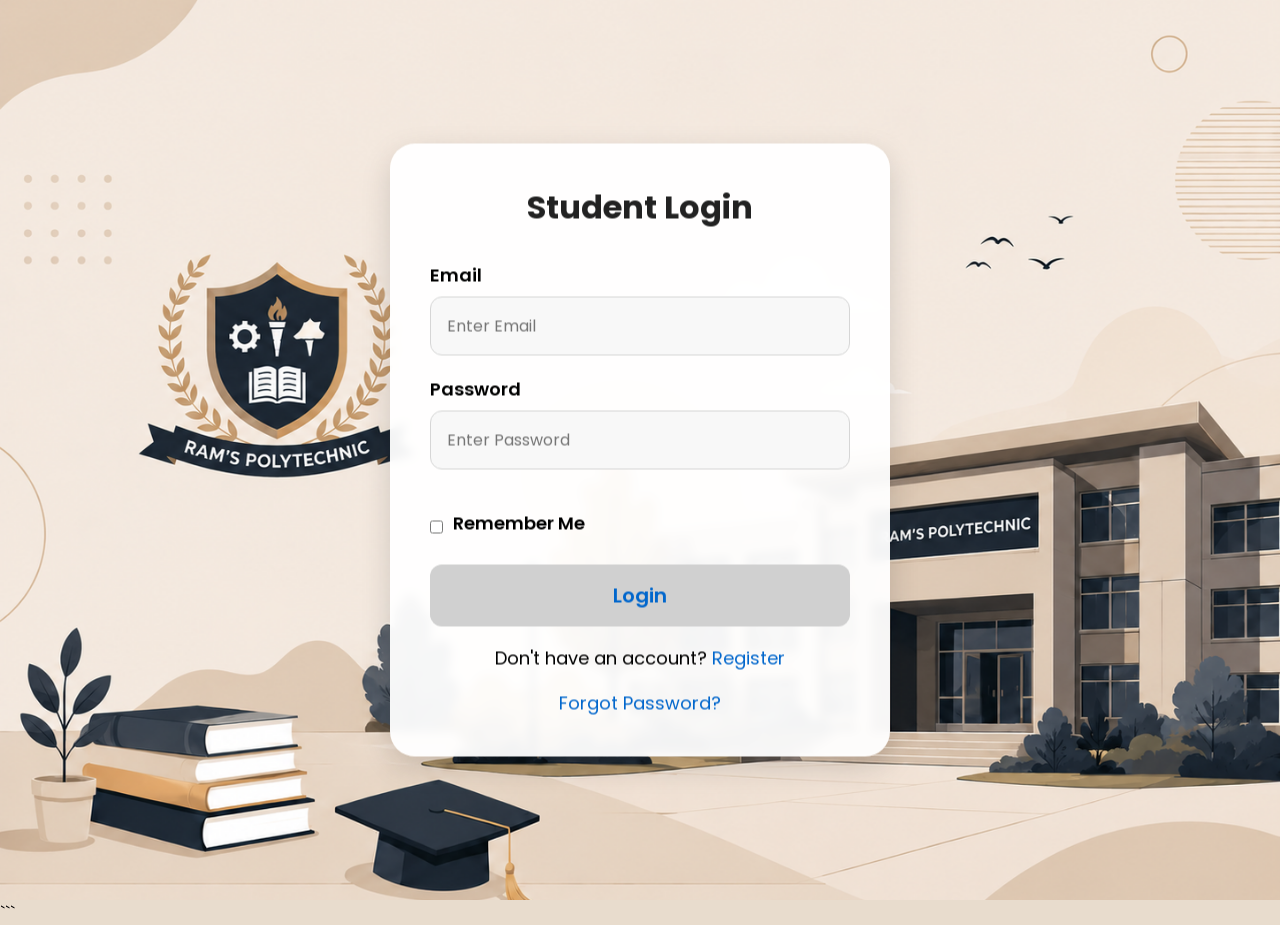
<file: index.html>
<!DOCTYPE html>
<html lang="en">
<head>
    <meta charset="UTF-8">
    <meta name="viewport" content="width=device-width, initial-scale=1.0">
    <title>RAM'S POLYTECHNIC - Login</title>

    <link rel="stylesheet" href="css/login.css">

    <link href="https://fonts.googleapis.com/css2?family=Poppins:wght@300;400;500;600;700&display=swap" rel="stylesheet">
</head>
<body>



<section class="container">

    <div class="image-box">
        <img src="images/login-banner.png" alt="RAM'S POLYTECHNIC Banner">
    </div>

    <div class="card">

        <h2>Student Login</h2>

        <label for="email">Email</label>
        <input type="email" id="email" placeholder="Enter Email">

        <label for="password">Password</label>
        <input type="password" id="password" placeholder="Enter Password">

        <div class="remember">
            <input type="checkbox" id="remember">
            <label for="remember">Remember Me</label>
        </div>

        <a href="home.html" class="btn">Login</a>

        <p>
            Don't have an account?
            <a href="register.html">Register</a>
        </p>

        <p>
            <a href="forgotpassword.html">Forgot Password?</a>
        </p>

    </div>

</section>



</body>
</html>
```
</file>
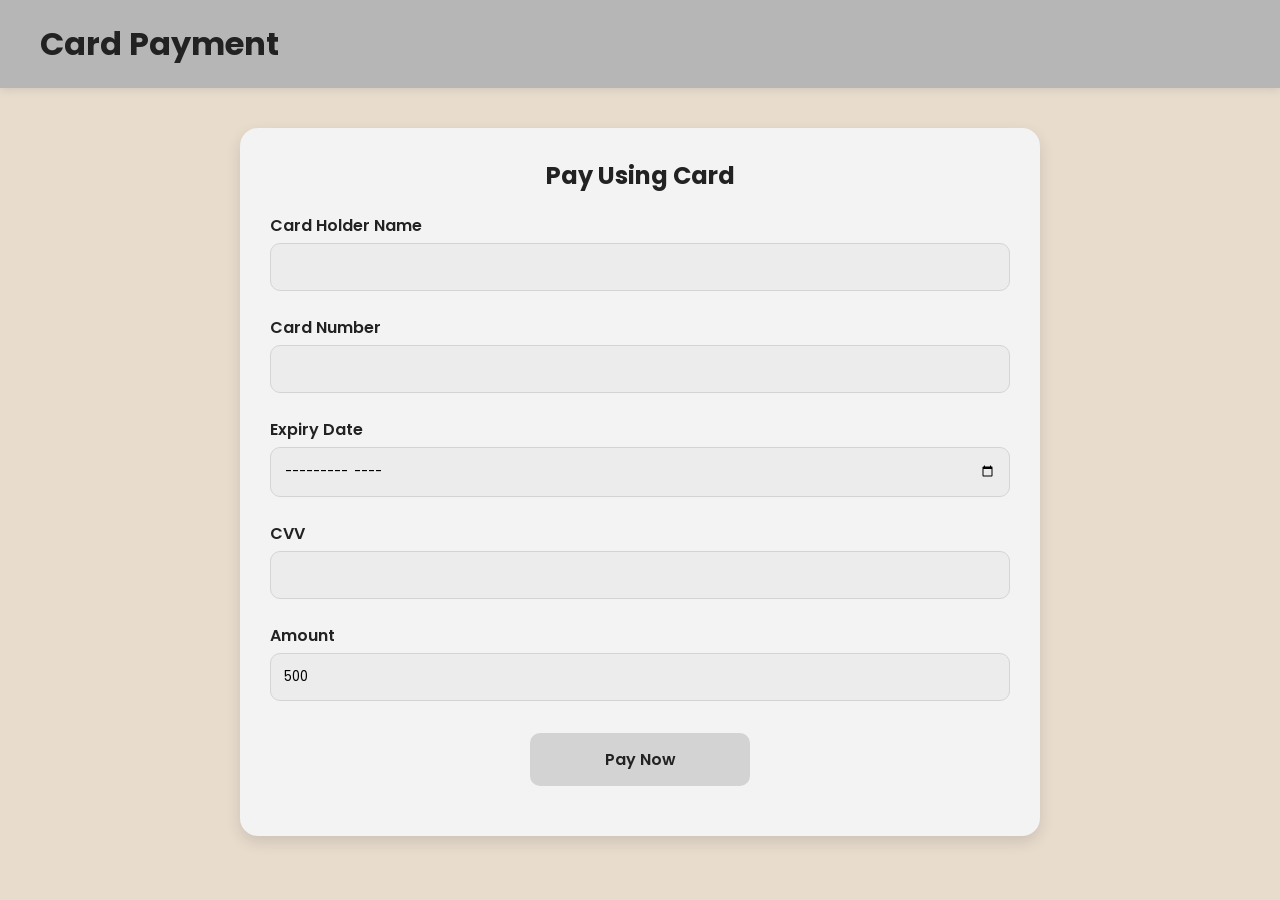
<file: card.html>
<!DOCTYPE html>
<html lang="en">
<head>
    <meta charset="UTF-8">
    <meta name="viewport" content="width=device-width, initial-scale=1.0">
    <title>Card Payment</title>
    <link rel="stylesheet" href="style.css">
</head>
<body>

<header class="topbar">
    <h1>Card Payment</h1>
</header>

<section class="form-section">

    <div class="form-card">

        <h2>Pay Using Card</h2>

        <label>Card Holder Name</label>
        <input type="text">

        <label>Card Number</label>
        <input type="text">

        <label>Expiry Date</label>
        <input type="month">

        <label>CVV</label>
        <input type="password">

        <label>Amount</label>
        <input type="number" value="500">

        <a href="success.html" class="btn">
            Pay Now
        </a>

    </div>

</section>

</body>
</html>
</file>
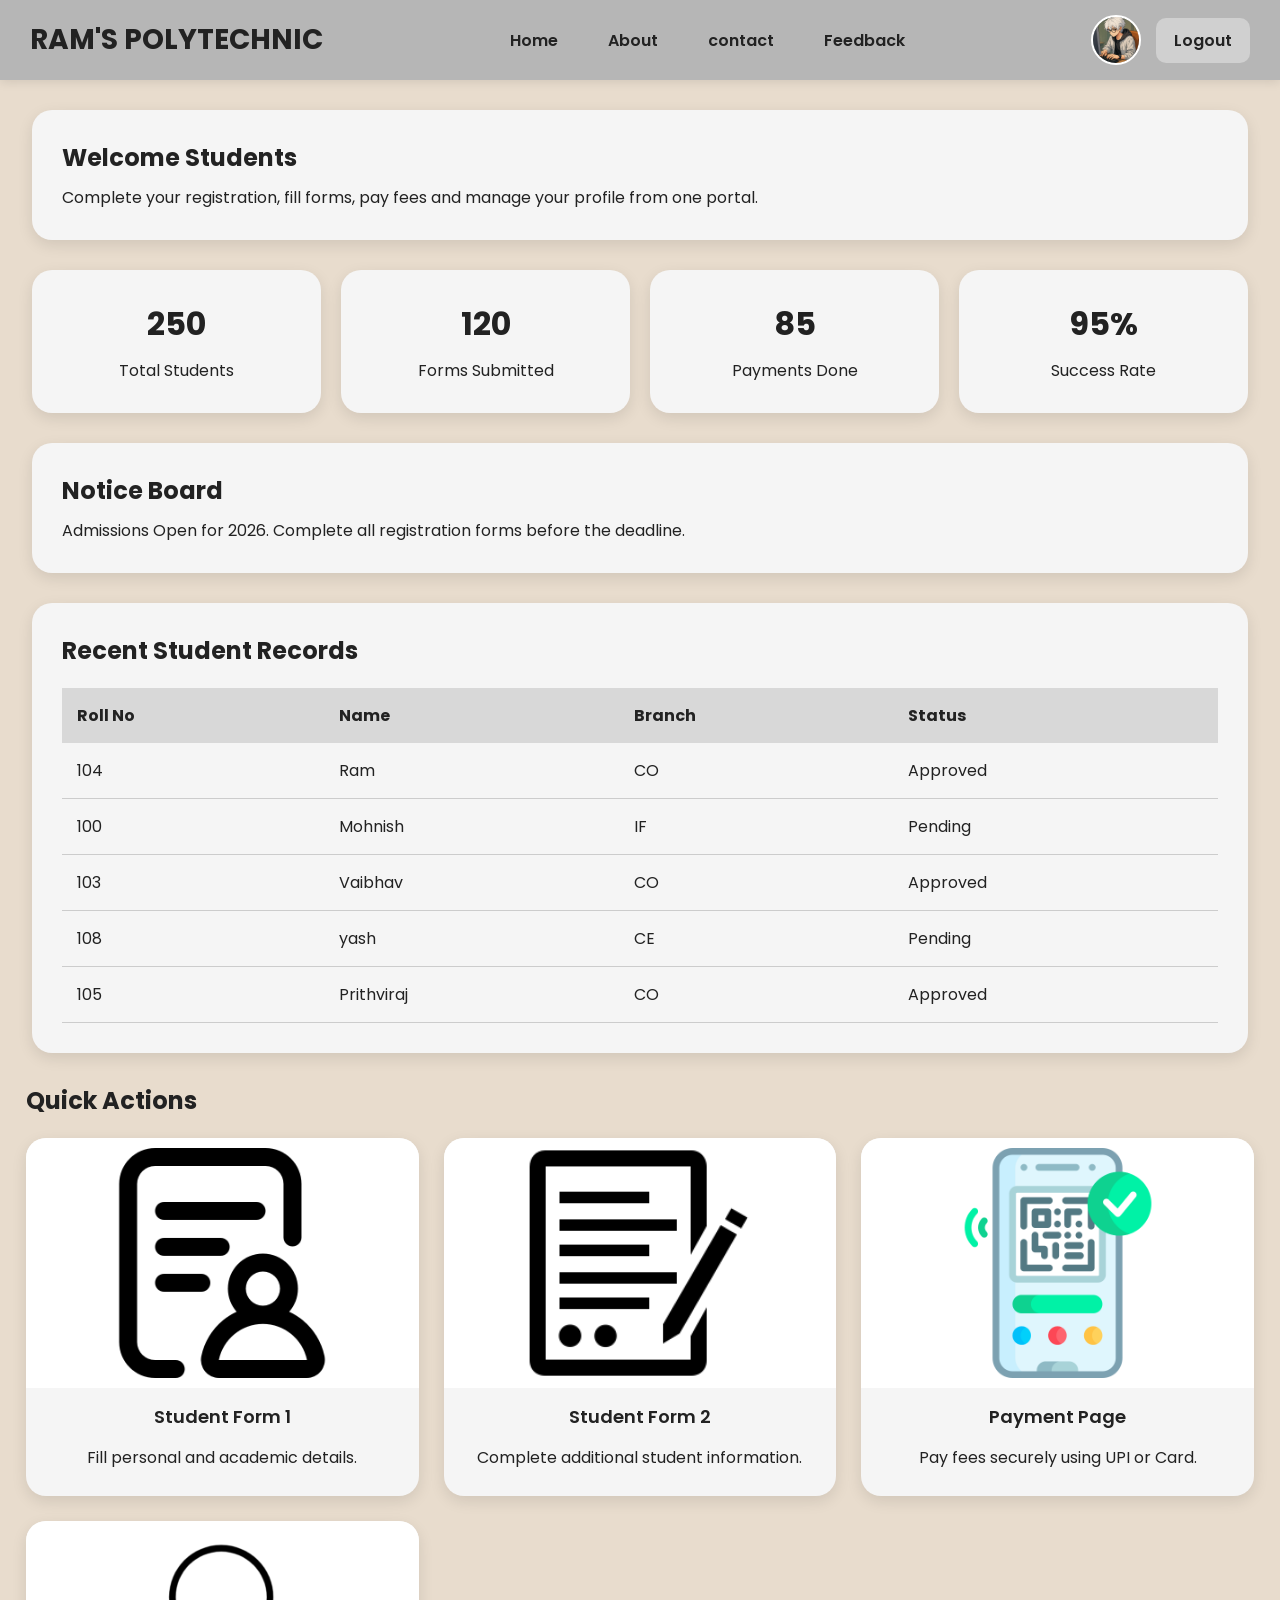
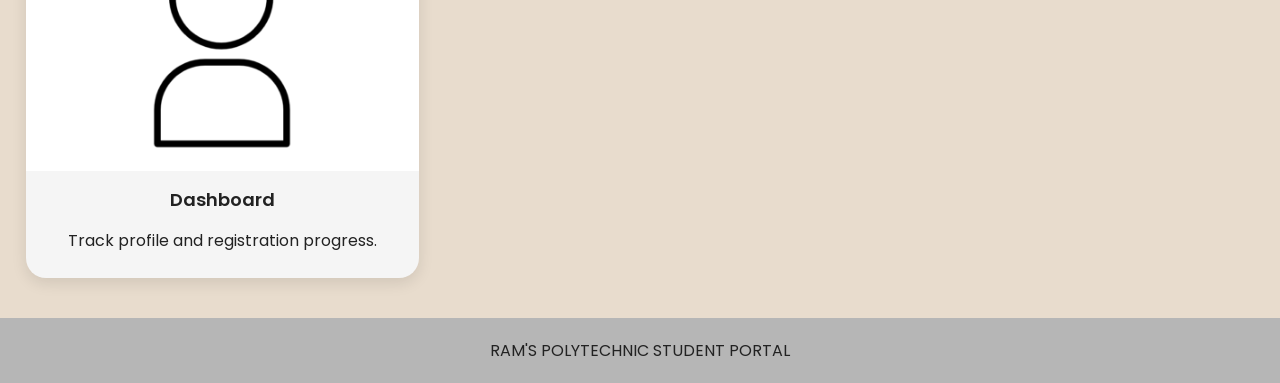
<file: dashboard.html>
<!DOCTYPE html>
<html lang="en">
<head>
    <meta charset="UTF-8">
    <meta name="viewport" content="width=device-width, initial-scale=1.0">
    <title>RAM'S POLYTECHNIC - Home</title>
    <link rel="stylesheet" href="css/dashboard.css">
</head>
<body>

<header class="topbar">

    <div class="logo">
        <h1>RAM'S POLYTECHNIC</h1>
    </div>

    <nav>

        <a href="home.html">Home</a>

        <a href="#">About</a>
        <a href="#">contact</a>
        <a href="feedbaack">Feedback</a>

        

    </nav>

    <div class="profile-section">

        <img src="images/profile.jpg" alt="Profile">

        <a href="index.html" class="logout-btn">
            Logout
        </a>

    </div>

</header>

<section class="welcome-card">

    <h2>Welcome Students</h2>

    <p>
        Complete your registration, fill forms, pay fees and manage your profile from one portal.
    </p>

</section>

<section class="stats">

    <div class="stat-card">
        <h2>250</h2>
        <p>Total Students</p>
    </div>

    <div class="stat-card">
        <h2>120</h2>
        <p>Forms Submitted</p>
    </div>

    <div class="stat-card">
        <h2>85</h2>
        <p>Payments Done</p>
    </div>

    <div class="stat-card">
        <h2>95%</h2>
        <p>Success Rate</p>
    </div>

</section>

<section class="notice-card">

    <h2>Notice Board</h2>

    <p>
        Admissions Open for 2026. Complete all registration forms before the deadline.
    </p>

</section>

<section class="table-card">

    <h2>Recent Student Records</h2>

    <table>

        <tr>
            <th>Roll No</th>
            <th>Name</th>
            <th>Branch</th>
            <th>Status</th>
        </tr>

        <tr>
            <td>104</td>
            <td>Ram</td>
            <td>CO</td>
            <td>Approved</td>
        </tr>

        <tr>
            <td>100</td>
            <td>Mohnish</td>
            <td>IF</td>
            <td>Pending</td>
        </tr>

        <tr>
            <td>103</td>
            <td>Vaibhav</td>
            <td>CO</td>
            <td>Approved</td>
        </tr>

        <tr>
            <td>108</td>
            <td>yash</td>
            <td>CE</td>
            <td>Pending</td>
        </tr>

        <tr>
            <td>105</td>
            <td>Prithviraj</td>
            <td>CO</td>
            <td>Approved</td>
        </tr>

    </table>

</section>

<section class="actions">

    <h2>Quick Actions</h2>

    <div class="action-grid">

        <a href="studentform1.html" class="action-card">

            <img src="images/form1.jpg" alt="Student Form 1">

            <h3>Student Form 1</h3>

            <p>Fill personal and academic details.</p>

        </a>

        <a href="studentform2.html" class="action-card">

            <img src="images/form2.jpg" alt="Student Form 2">

            <h3>Student Form 2</h3>

            <p>Complete additional student information.</p>

        </a>

        <a href="payment.html" class="action-card">

            <img src="images/paymenthome.jpg" alt="Payment">

            <h3>Payment Page</h3>

            <p>Pay fees securely using UPI or Card.</p>

        </a>

        <a href="dashboard.html" class="action-card">

            <img src="images/dashboard.jpg" alt="Dashboard">

            <h3>Dashboard</h3>

            <p>Track profile and registration progress.</p>

        </a>

    </div>

</section>

<footer>
    <p>RAM'S POLYTECHNIC STUDENT PORTAL</p>
</footer>

</body>
</html>
</file>
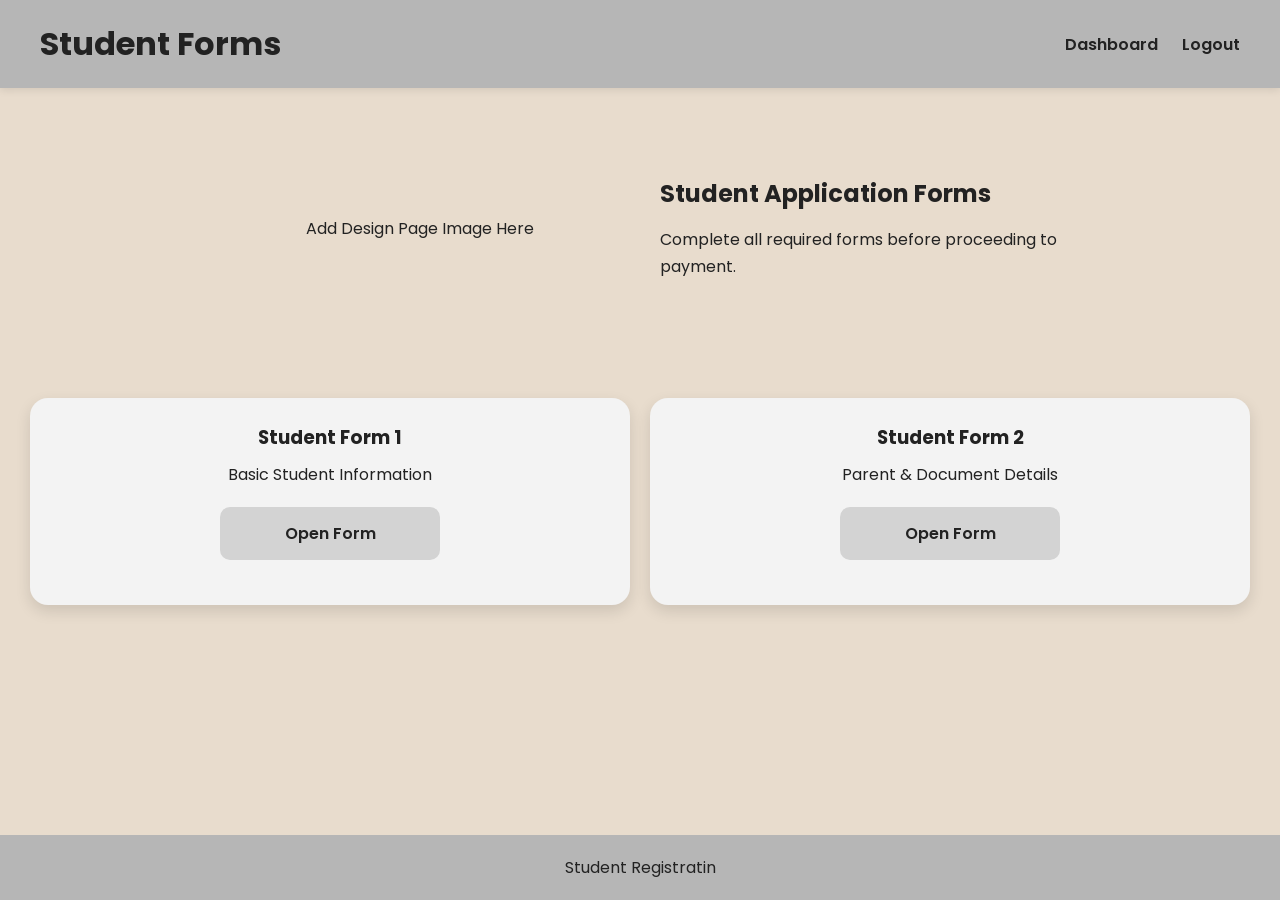
<file: design.html>
<!DOCTYPE html>
<html lang="en">
<head>
    <meta charset="UTF-8">
    <meta name="viewport" content="width=device-width, initial-scale=1.0">
    <title>Student Forms</title>
    <link rel="stylesheet" href="style.css">
</head>
<body>

<header class="topbar">
    <h1>Student Forms</h1>

    <nav>
        <a href="dashboard.html">Dashboard</a>
        <a href="index.html">Logout</a>
    </nav>
</header>

<section class="hero">

    <div class="hero-image">
        Add Design Page Image Here
    </div>

    <div class="hero-content">
        <h2>Student Application Forms</h2>

        <p>
            Complete all required forms before
            proceeding to payment.
        </p>
    </div>

</section>

<section class="features">

    <div class="feature-card">
        <h3>Student Form 1</h3>
        <p>Basic Student Information</p>
        <a href="studentform1.html" class="btn">
            Open Form
        </a>
    </div>

    <div class="feature-card">
        <h3>Student Form 2</h3>
        <p>Parent & Document Details</p>
        <a href="studentform2.html" class="btn">
            Open Form
        </a>
    </div>

</section>

<footer>
    <p>Student Registratin  </p>
</footer>

</body>
</html>
</file>
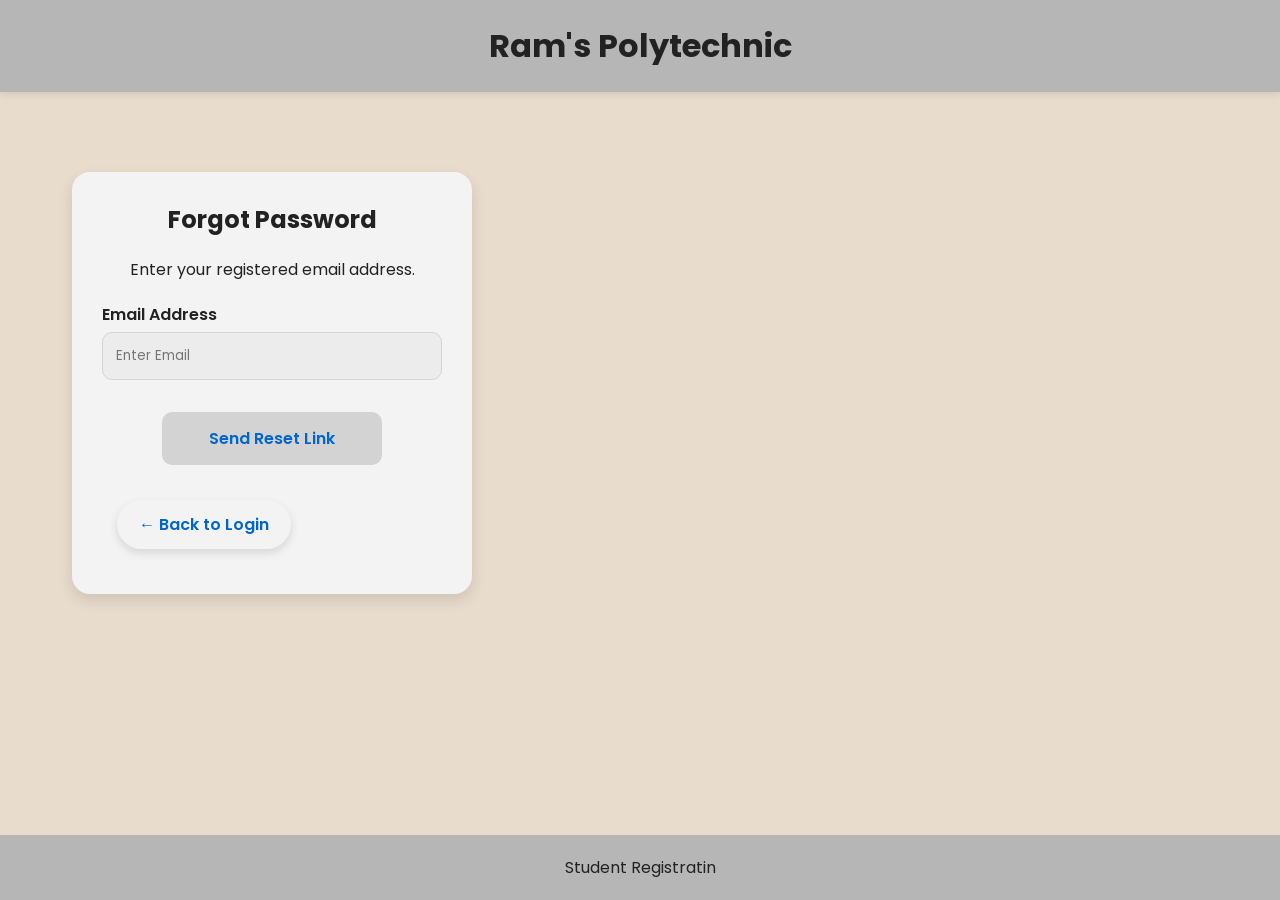
<file: forgotpassword.html>
<!DOCTYPE html>
<html lang="en">
<head>
    <meta charset="UTF-8">
    <meta name="viewport" content="width=device-width, initial-scale=1.0">
    <title>Forgot Password</title>
    <link rel="stylesheet" href="style.css">
</head>
<body>

<header>
    <h1>Ram's Polytechnic</h1>
</header>

<section class="container">

    <div class="card">

        <h2>Forgot Password</h2>

        <p style="text-align:center; margin-bottom:20px;">
            Enter your registered email address.
        </p>

        <label>Email Address</label>
        <input type="email" placeholder="Enter Email">

        <a href="resetpassword.html" class="btn">
            Send Reset Link
        </a>

        <a href="index.html" class="back-btn">
            ← Back to Login
        </a>

    </div>

</section>

<footer>
    <p>Student Registratin  </p>
</footer>

</body>
</html>
</file>
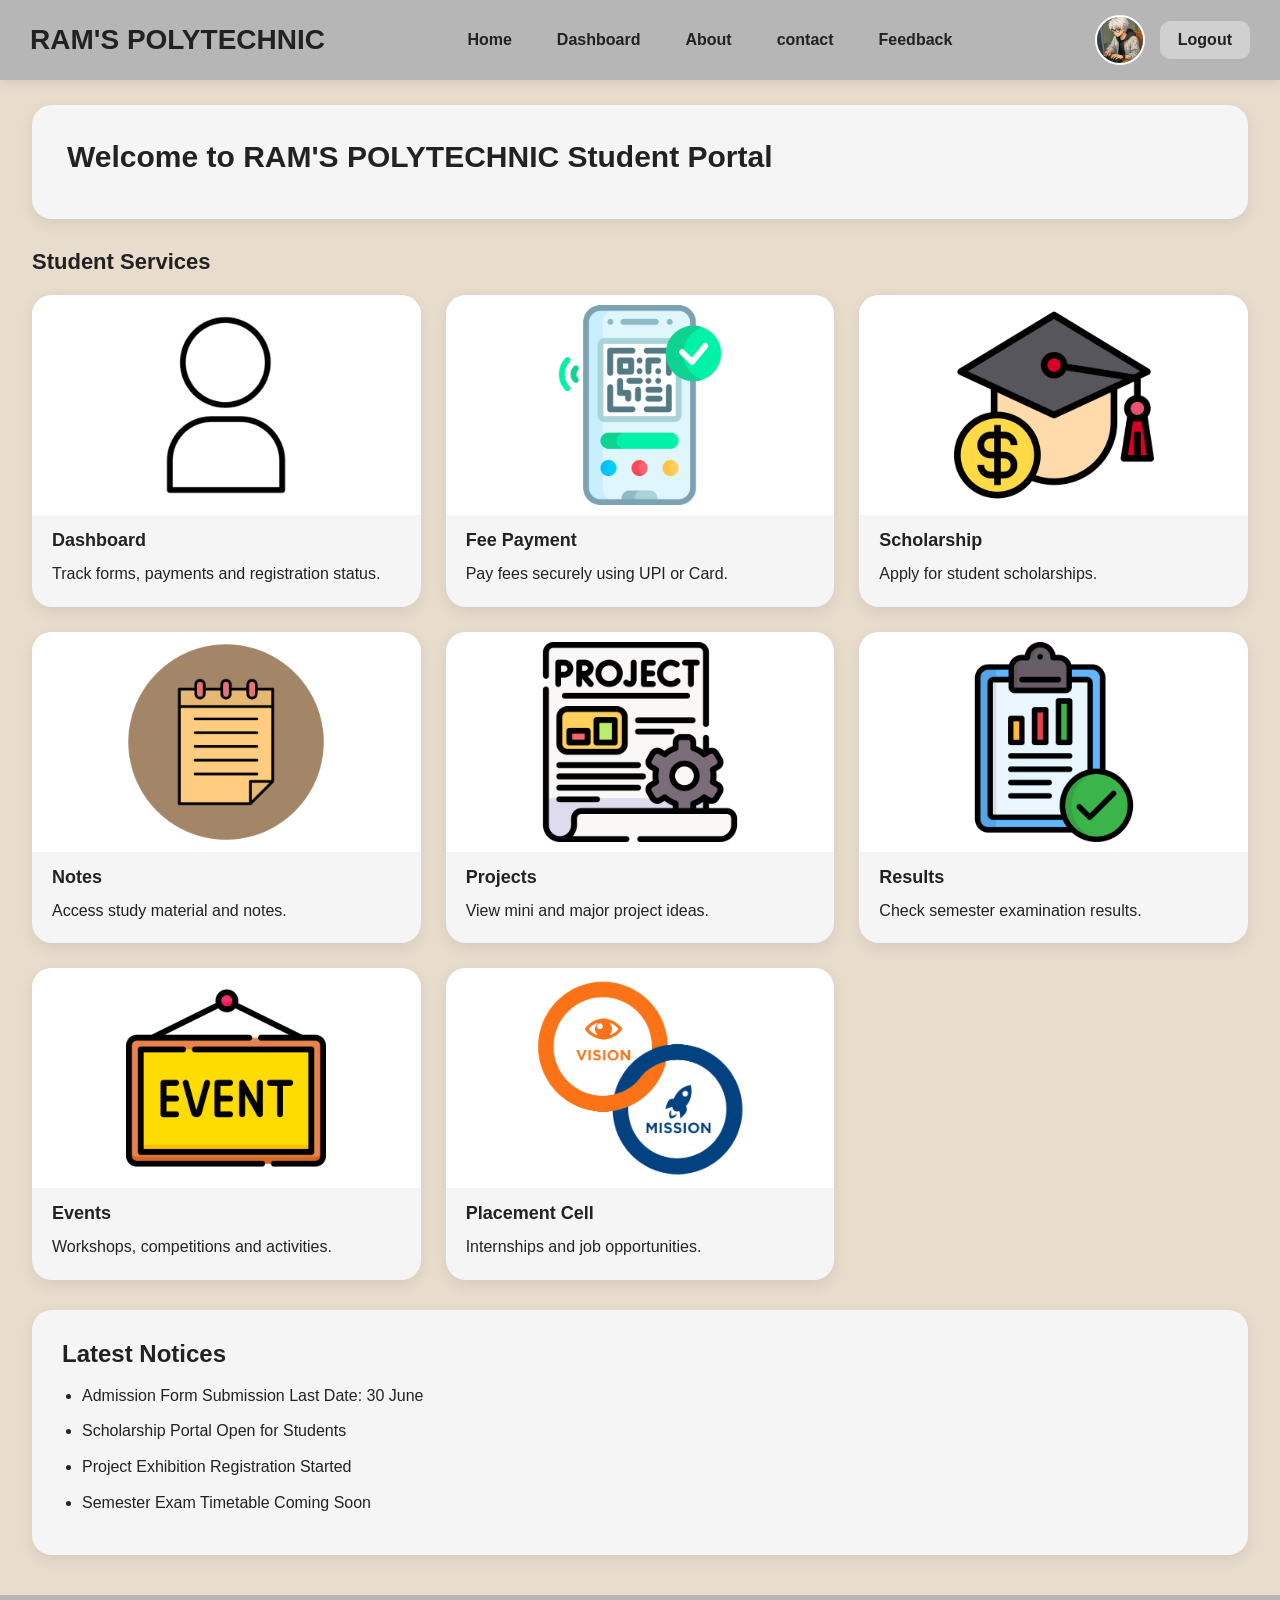
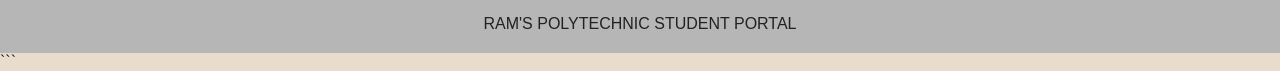
<file: home.html>
<!DOCTYPE html>
<html lang="en">
<head>
    <meta charset="UTF-8">
    <meta name="viewport" content="width=device-width, initial-scale=1.0">
    <title>RAM'S POLYTECHNIC - Home</title>
    <link rel="stylesheet" href="css/home.css">
</head>
<body>

<header class="topbar">

    <div class="logo">
        <h1>RAM'S POLYTECHNIC</h1>
    </div>

    <nav>
        <a href="home.html">Home</a>
        <a href="dashboard.html">Dashboard</a>
        <a href="#">About</a>
        <a href="#">contact</a>
        <a href="feedbaack">Feedback</a>
    </nav>

    <div class="profile-section">
        <img src="images/profile.jpg" alt="Profile">
        <a href="index.html" class="logout-btn">Logout</a>
    </div>

</header>

<section class="hero">

    <div class="hero-content">

        <h2>Welcome to RAM'S POLYTECHNIC Student Portal</h2>



    </div>

</section>

<section class="portal-services">

    <h2>Student Services</h2>

    <div class="service-grid">

        <a href="dashboard.html" class="service-card">
            <img src="images/dashboard.jpg" alt="Dashboard">
            <h3>Dashboard</h3>
            <p>Track forms, payments and registration status.</p>
        </a>

       

        <a href="payment.html" class="service-card">
            <img src="images/paymenthome.jpg" alt="Payment">
            <h3>Fee Payment</h3>
            <p>Pay fees securely using UPI or Card.</p>
        </a>

        <a href="scholarship.html" class="service-card">
            <img src="images/scholarship.jpg" alt="Scholarship">
            <h3>Scholarship</h3>
            <p>Apply for student scholarships.</p>
        </a>

        <a href="notes.html" class="service-card">
            <img src="images/notes.jpg" alt="Notes">
            <h3>Notes</h3>
            <p>Access study material and notes.</p>
        </a>

        <a href="projects.html" class="service-card">
            <img src="images/projects.jpg" alt="Projects">
            <h3>Projects</h3>
            <p>View mini and major project ideas.</p>
        </a>

        <a href="results.html" class="service-card">
            <img src="images/results.jpg" alt="Results">
            <h3>Results</h3>
            <p>Check semester examination results.</p>
        </a>

        <a href="events.html" class="service-card">
            <img src="images/events.jpg" alt="Events">
            <h3>Events</h3>
            <p>Workshops, competitions and activities.</p>
        </a>

        <a href="placement.html" class="service-card">
            <img src="images/placement.jpg" alt="Placement">
            <h3>Placement Cell</h3>
            <p>Internships and job opportunities.</p>
        </a>

    </div>

</section>

<section class="notice-board">

    <h2>Latest Notices</h2>

    <ul>
        <li>Admission Form Submission Last Date: 30 June</li>
        <li>Scholarship Portal Open for Students</li>
        <li>Project Exhibition Registration Started</li>
        <li>Semester Exam Timetable Coming Soon</li>
    </ul>

</section>

<footer>
    <p>RAM'S POLYTECHNIC STUDENT PORTAL</p>
</footer>

</body>
</html>
```
</file>
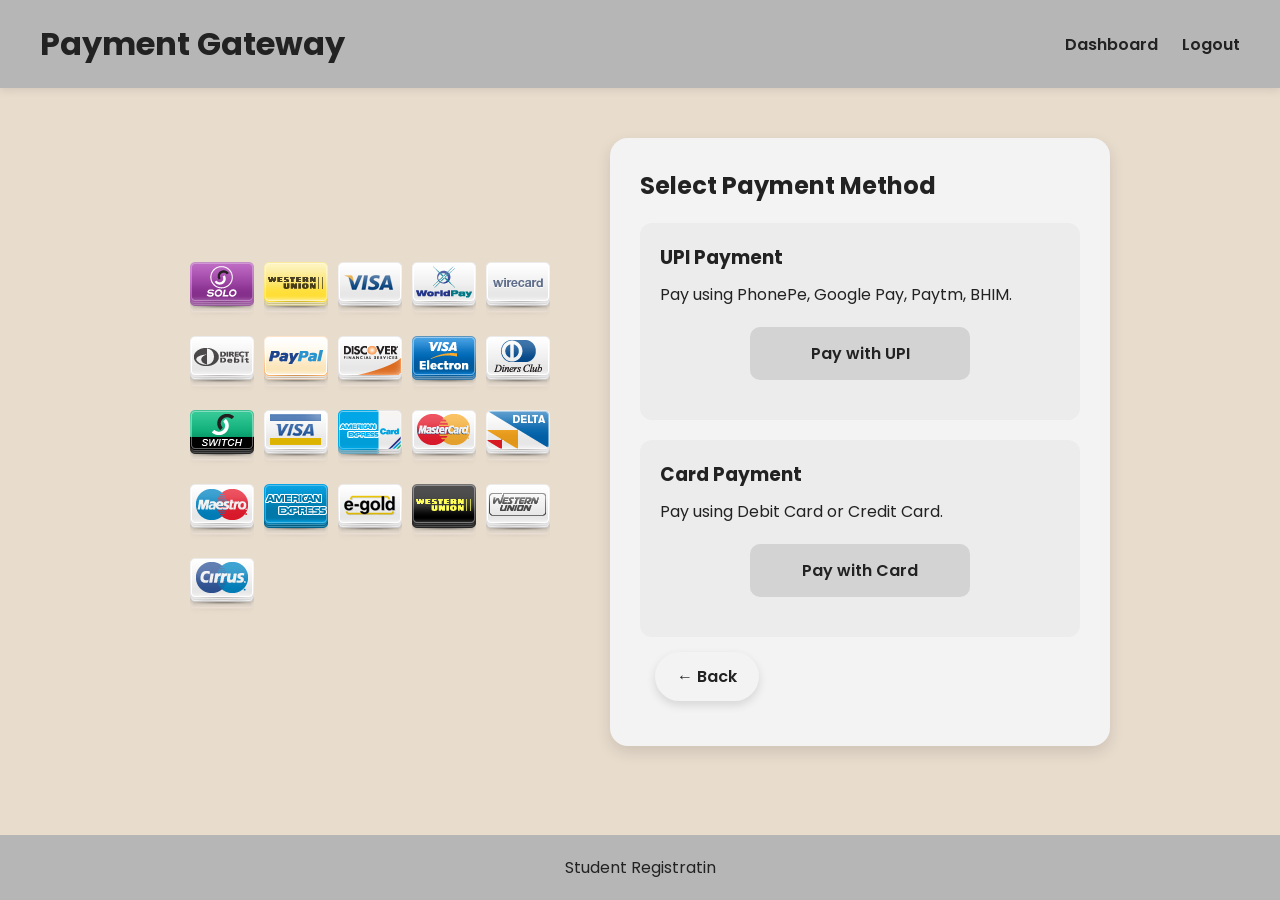
<file: payment.html>
<!DOCTYPE html>
<html lang="en">
<head>
    <meta charset="UTF-8">
    <meta name="viewport" content="width=device-width, initial-scale=1.0">
    <title>Payment Method</title>
    <link rel="stylesheet" href="style.css">
</head>
<body>

<header class="topbar">
    <h1>Payment Gateway</h1>

    <nav>
        <a href="dashboard.html">Dashboard</a>
        <a href="index.html">Logout</a>
    </nav>
</header>

<section class="payment-section">

    <div class="payment-image">
       <img src="images/payment.jpg" alt="payment">
    </div>

    <div class="payment-card">
        <h2>Select Payment Method</h2>

        <div class="method-box">
            <h3>UPI Payment</h3>
            <p>Pay using PhonePe, Google Pay, Paytm, BHIM.</p>
            <a href="upi.html" class="btn">Pay with UPI</a>
        </div>

        <div class="method-box">
            <h3>Card Payment</h3>
            <p>Pay using Debit Card or Credit Card.</p>
            <a href="card.html" class="btn">Pay with Card</a>
        </div>
<a href="studentform2.html" class="back-btn">← Back</a>
    </div>

</section>

<footer>
    <p>Student Registratin  </p>
</footer>

</body>
</html>
</file>
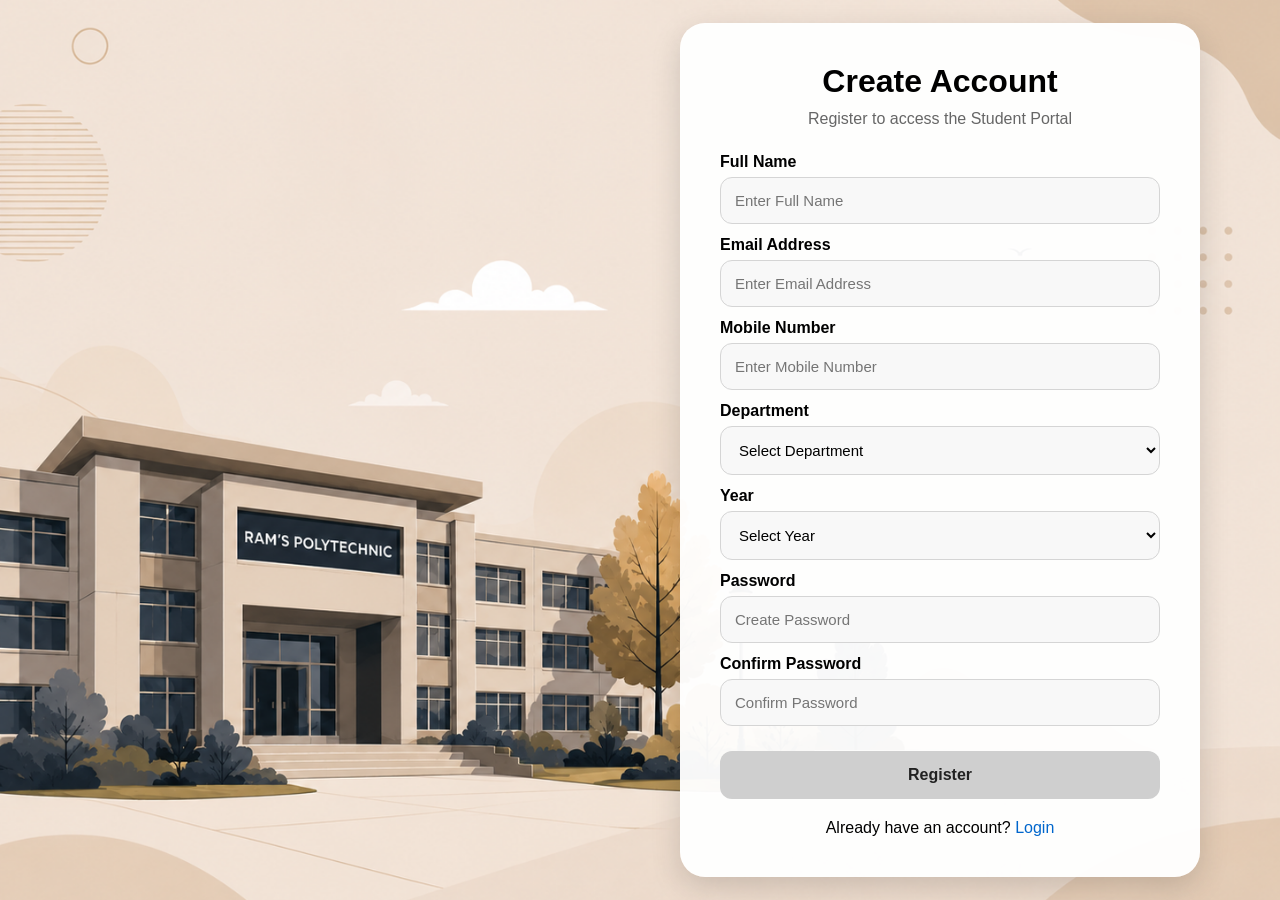
<file: register.html>
<!DOCTYPE html>
<html lang="en">
<head>
    <meta charset="UTF-8">
    <meta name="viewport" content="width=device-width, initial-scale=1.0">
    <title>RAM'S POLYTECHNIC - Registration</title>
    <link rel="stylesheet" href="css/register.css">
</head>
<body>

<section class="container">

    <div class="image-box">
        <img src="images/register-banner.png" alt="Registration Banner">
    </div>

    <div class="card">

        <h2>Create Account</h2>

        <p class="sub-text">
            Register to access the Student Portal
        </p>

        <label>Full Name</label>
        <input type="text" placeholder="Enter Full Name">

        <label>Email Address</label>
        <input type="email" placeholder="Enter Email Address">

        <label>Mobile Number</label>
        <input type="tel" placeholder="Enter Mobile Number">

        <label>Department</label>
        <select>
            <option>Select Department</option>
            <option>Computer Engineering</option>
            <option>Information Technology</option>
            <option>Mechanical Engineering</option>
            <option>Civil Engineering</option>
            <option>Electrical Engineering</option>
        </select>

        <label>Year</label>
        <select>
            <option>Select Year</option>
            <option>First Year</option>
            <option>Second Year</option>
            <option>Third Year</option>
        </select>

        <label>Password</label>
        <input type="password" placeholder="Create Password">

        <label>Confirm Password</label>
        <input type="password" placeholder="Confirm Password">

        <a href="home.html" class="btn">
            Register
        </a>

        <p class="login-link">
            Already have an account?
            <a href="index.html">Login</a>
        </p>

    </div>

</section>

</body>
</html>
</file>
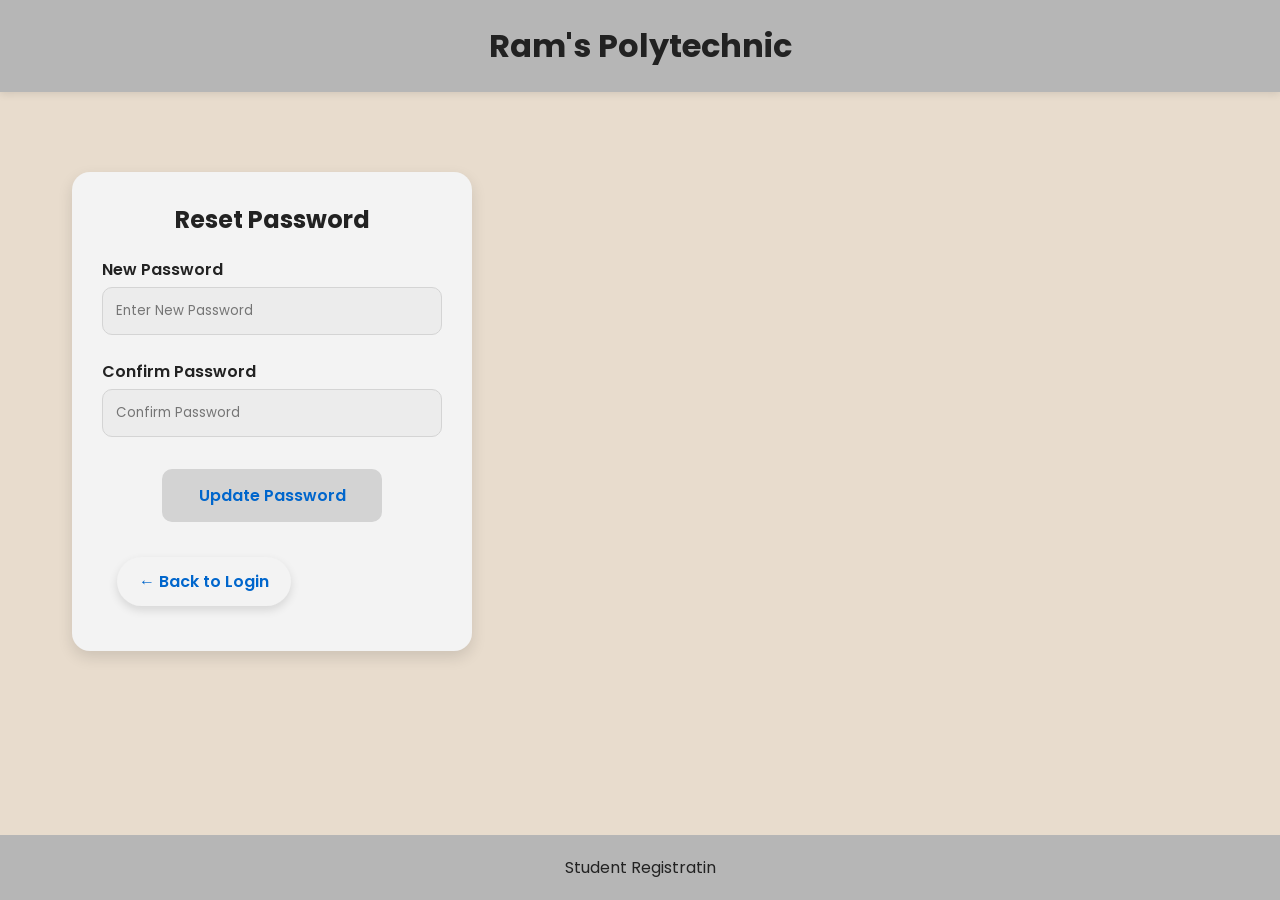
<file: resetpassword.html>
<!DOCTYPE html>
<html lang="en">
<head>
    <meta charset="UTF-8">
    <meta name="viewport" content="width=device-width, initial-scale=1.0">
    <title>Reset Password</title>
    <link rel="stylesheet" href="style.css">
</head>
<body>

<header>
    <h1>Ram's Polytechnic</h1>
</header>

<section class="container">

    <div class="card">

        <h2>Reset Password</h2>

        <label>New Password</label>
        <input type="password" placeholder="Enter New Password">

        <label>Confirm Password</label>
        <input type="password" placeholder="Confirm Password">

        <a href="index.html" class="btn">
            Update Password
        </a>

        <a href="index.html" class="back-btn">
            ← Back to Login
        </a>

    </div>

</section>

<footer>
    <p>Student Registratin  </p>
</footer>

</body>
</html>
</file>
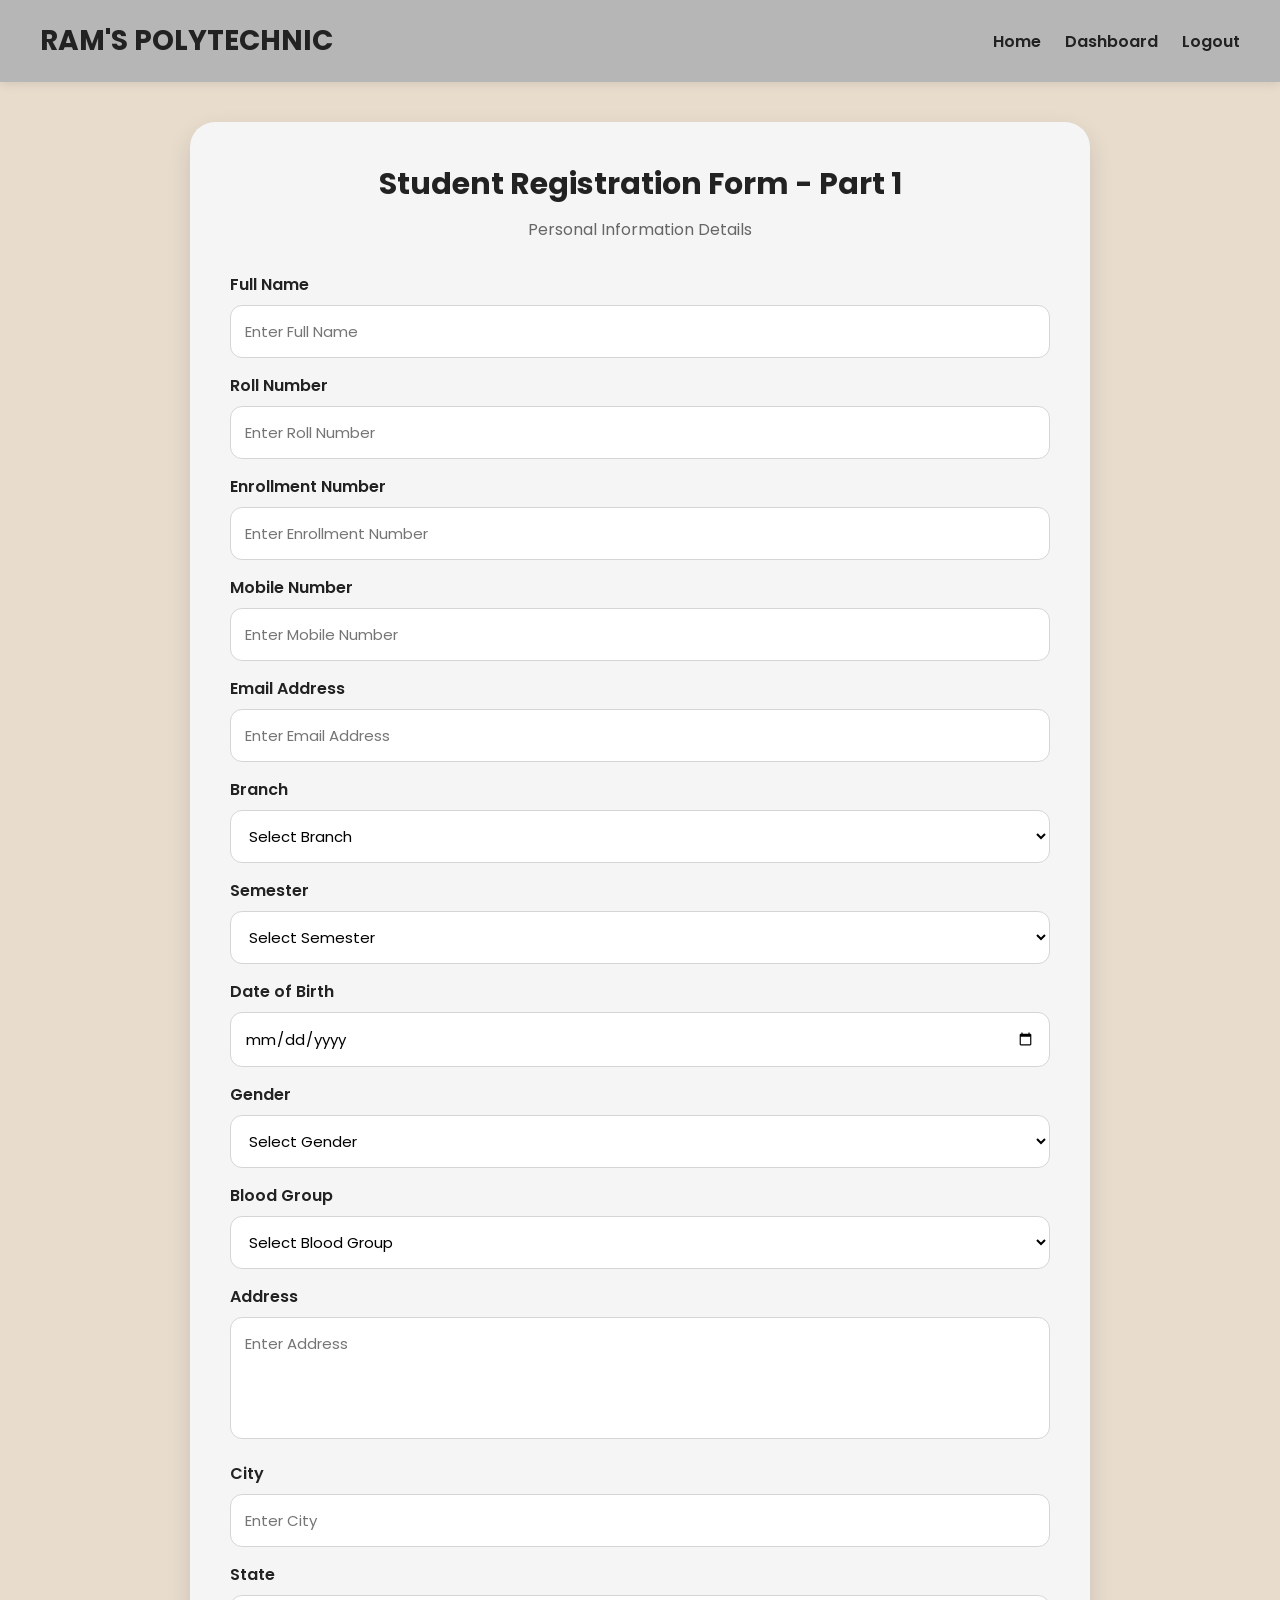
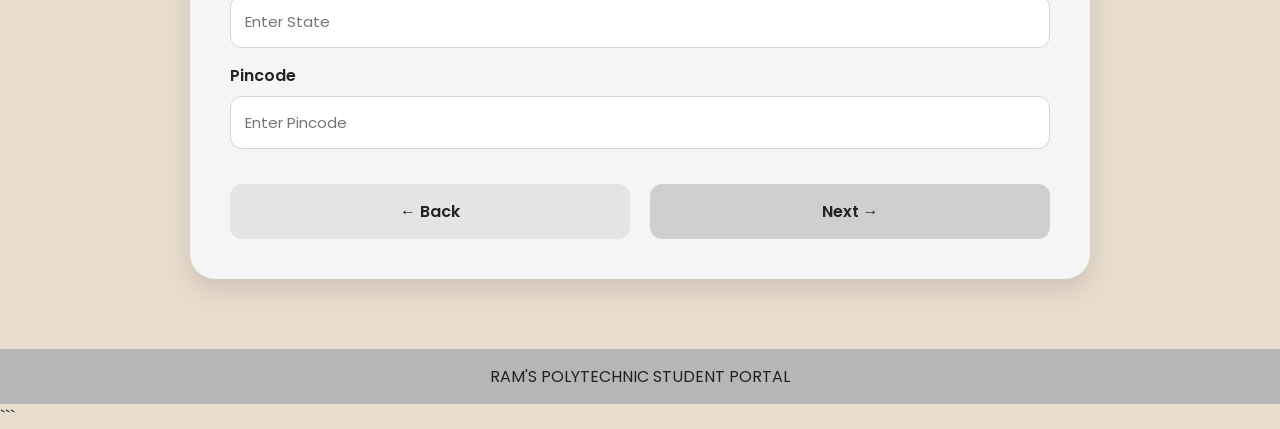
<file: studentform1.html>
<!DOCTYPE html>
<html lang="en">
<head>
    <meta charset="UTF-8">
    <meta name="viewport" content="width=device-width, initial-scale=1.0">
    <title>Student Form 1</title>
    <link rel="stylesheet" href="css/form.css">
</head>
<body>

<header class="topbar">

    <h1>RAM'S POLYTECHNIC</h1>

    <nav>
        <a href="home.html">Home</a>
        <a href="dashboard.html">Dashboard</a>
        <a href="index.html">Logout</a>
    </nav>

</header>

<section class="form-section">

    <div class="form-card">

        <h2>Student Registration Form - Part 1</h2>

        <p class="form-text">
            Personal Information Details
        </p>

        <label>Full Name</label>
        <input type="text" placeholder="Enter Full Name">

        <label>Roll Number</label>
        <input type="text" placeholder="Enter Roll Number">

        <label>Enrollment Number</label>
        <input type="text" placeholder="Enter Enrollment Number">

        <label>Mobile Number</label>
        <input type="tel" placeholder="Enter Mobile Number">

        <label>Email Address</label>
        <input type="email" placeholder="Enter Email Address">

        <label>Branch</label>
        <select>
            <option>Select Branch</option>
            <option>Computer Engineering</option>
            <option>Information Technology</option>
            <option>Mechanical Engineering</option>
            <option>Civil Engineering</option>
            <option>Electrical Engineering</option>
        </select>

        <label>Semester</label>
        <select>
            <option>Select Semester</option>
            <option>Semester 1</option>
            <option>Semester 2</option>
            <option>Semester 3</option>
            <option>Semester 4</option>
            <option>Semester 5</option>
            <option>Semester 6</option>
        </select>

        <label>Date of Birth</label>
        <input type="date">

        <label>Gender</label>
        <select>
            <option>Select Gender</option>
            <option>Male</option>
            <option>Female</option>
            <option>Other</option>
        </select>

        <label>Blood Group</label>
        <select>
            <option>Select Blood Group</option>
            <option>A+</option>
            <option>A-</option>
            <option>B+</option>
            <option>B-</option>
            <option>AB+</option>
            <option>AB-</option>
            <option>O+</option>
            <option>O-</option>
        </select>

        <label>Address</label>
        <textarea rows="4" placeholder="Enter Address"></textarea>

        <label>City</label>
        <input type="text" placeholder="Enter City">

        <label>State</label>
        <input type="text" placeholder="Enter State">

        <label>Pincode</label>
        <input type="text" placeholder="Enter Pincode">

        <div class="button-group">

            <a href="design.html" class="back-btn">
                ← Back
            </a>

            <a href="studentform2.html" class="btn">
                Next →
            </a>

        </div>

    </div>

</section>

<footer>
    <p>RAM'S POLYTECHNIC STUDENT PORTAL</p>
</footer>

</body>
</html>
```
</file>
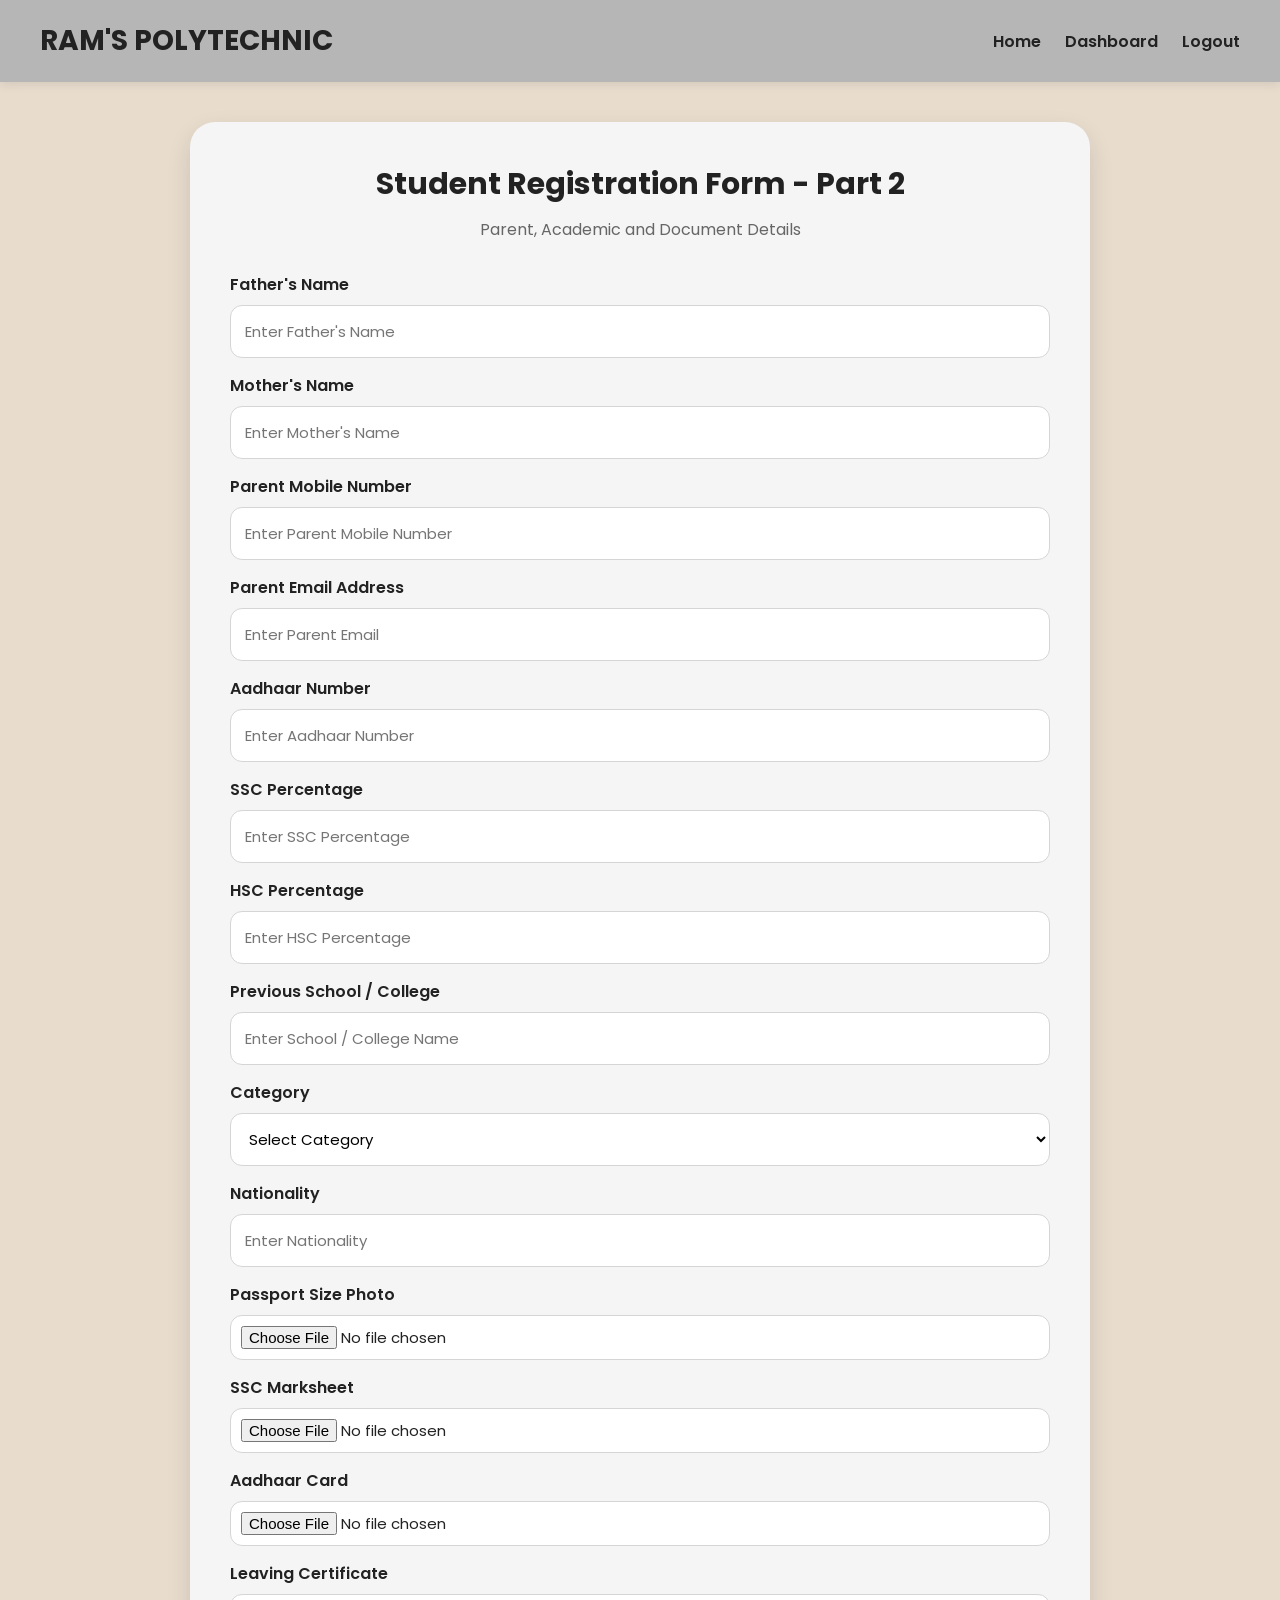
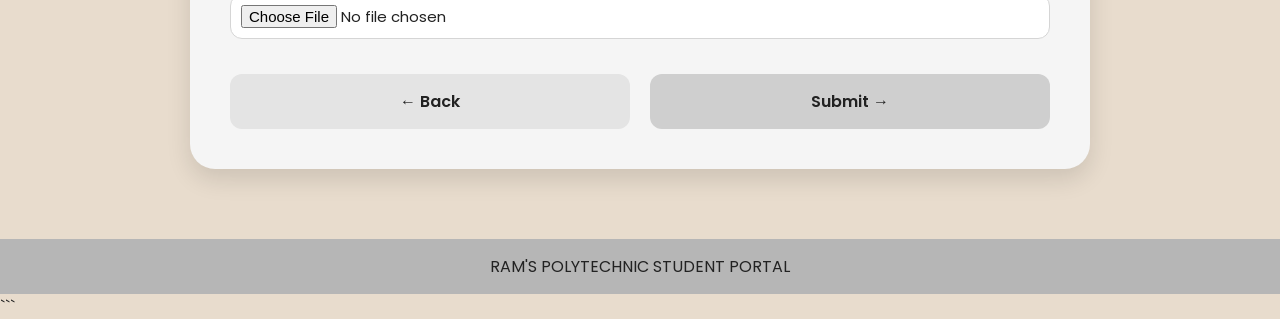
<file: studentform2.html>
<!DOCTYPE html>
<html lang="en">
<head>
    <meta charset="UTF-8">
    <meta name="viewport" content="width=device-width, initial-scale=1.0">
    <title>Student Form 2</title>
    <link rel="stylesheet" href="css/form.css">
</head>
<body>

<header class="topbar">

    <h1>RAM'S POLYTECHNIC</h1>

    <nav>
        <a href="home.html">Home</a>
        <a href="dashboard.html">Dashboard</a>
        <a href="index.html">Logout</a>
    </nav>

</header>

<section class="form-section">

    <div class="form-card">

        <h2>Student Registration Form - Part 2</h2>

        <p class="form-text">
            Parent, Academic and Document Details
        </p>

        <label>Father's Name</label>
        <input type="text" placeholder="Enter Father's Name">

        <label>Mother's Name</label>
        <input type="text" placeholder="Enter Mother's Name">

        <label>Parent Mobile Number</label>
        <input type="tel" placeholder="Enter Parent Mobile Number">

        <label>Parent Email Address</label>
        <input type="email" placeholder="Enter Parent Email">

        <label>Aadhaar Number</label>
        <input type="text" placeholder="Enter Aadhaar Number">

        <label>SSC Percentage</label>
        <input type="text" placeholder="Enter SSC Percentage">

        <label>HSC Percentage</label>
        <input type="text" placeholder="Enter HSC Percentage">

        <label>Previous School / College</label>
        <input type="text" placeholder="Enter School / College Name">

        <label>Category</label>
        <select>
            <option>Select Category</option>
            <option>Open</option>
            <option>OBC</option>
            <option>SC</option>
            <option>ST</option>
            <option>NT</option>
            <option>EWS</option>
        </select>

        <label>Nationality</label>
        <input type="text" placeholder="Enter Nationality">

        <label>Passport Size Photo</label>
        <input type="file">

        <label>SSC Marksheet</label>
        <input type="file">

        <label>Aadhaar Card</label>
        <input type="file">

        <label>Leaving Certificate</label>
        <input type="file">

        <div class="button-group">

            <a href="studentform1.html" class="back-btn">
                ← Back
            </a>

            <a href="payment.html" class="btn">
                Submit →
            </a>

        </div>

    </div>

</section>

<footer>
    <p>RAM'S POLYTECHNIC STUDENT PORTAL</p>
</footer>

</body>
</html>
```
</file>
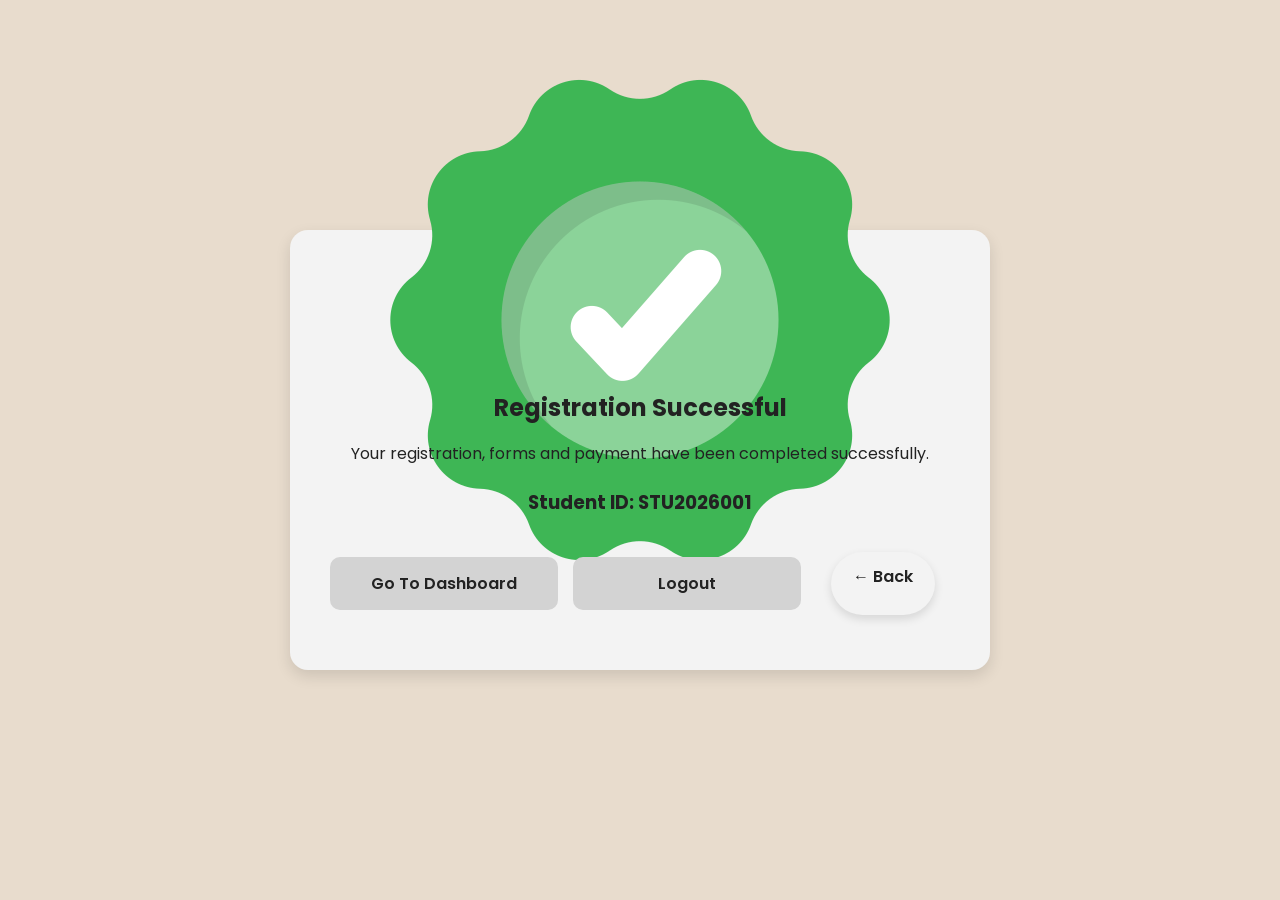
<file: success.html>
<!DOCTYPE html>
<html lang="en">
<head>
    <meta charset="UTF-8">
    <meta name="viewport" content="width=device-width, initial-scale=1.0">
    <title>Success</title>
    <link rel="stylesheet" href="style.css">
</head>
<body>

<section class="success-section">

    <div class="success-card">

        <div class="success-image">
            <img src="images/success.jpg" alt="success">
        </div>

        <h1>Registration Successful </h1>

        <p>
            Your registration, forms and payment
            have been completed successfully.
        </p>

        <h3>Student ID: STU2026001</h3>

        <div class="button-group">

            <a href="dashboard.html" class="btn">
                Go To Dashboard
            </a>

            <a href="index.html" class="btn">
                Logout
            </a>
            <a href="payment.html" class="back-btn">← Back</a>

        </div>

    </div>

</section>

</body>
</html>
</file>
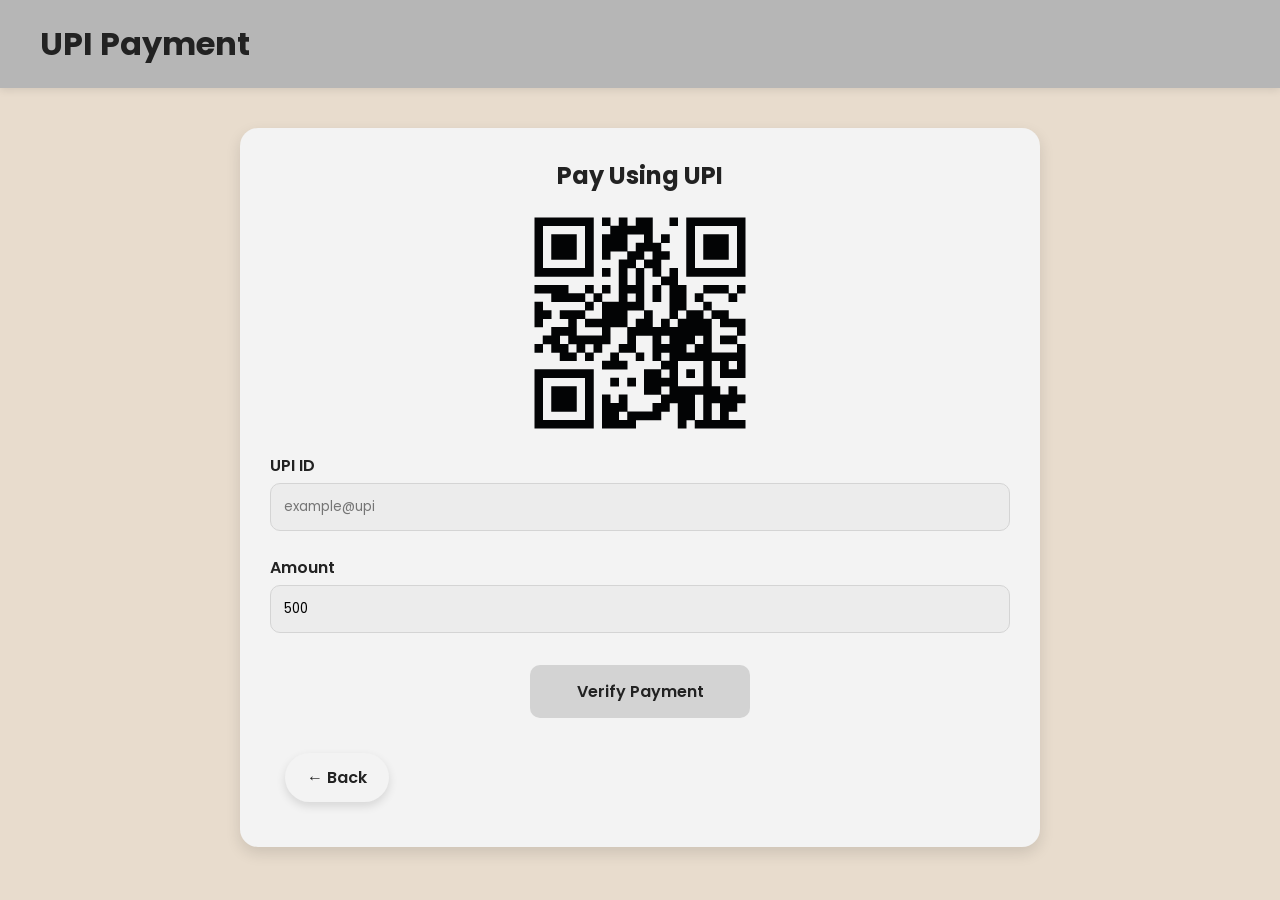
<file: upi.html>
<!DOCTYPE html>
<html lang="en">
<head>
    <meta charset="UTF-8">
    <meta name="viewport" content="width=device-width, initial-scale=1.0">
    <title>UPI Payment</title>
    <link rel="stylesheet" href="style.css">
</head>
<body>

<header class="topbar">
    <h1>UPI Payment</h1>
</header>

<section class="form-section">

    <div class="form-card">

        <h2>Pay Using UPI</h2>

        <div class="qr-box">
            <img src="images/qr.jpg" alt="qr">
        </div>

        <label>UPI ID</label>
        <input type="text" placeholder="example@upi">

        <label>Amount</label>
        <input type="number" value="500">

        <a href="success.html" class="btn">
            Verify Payment
        </a>
        <a href="payment.html" class="back-btn">← Back</a>

    </div>

</section>

</body>
</html>
</file>
<file: css/login.css>
@import url('https://fonts.googleapis.com/css2?family=Poppins:wght@300;400;500;600;700&display=swap');

*{
    margin:0;
    padding:0;
    box-sizing:border-box;
    font-family:'Poppins',sans-serif;
}

body{
    min-height:100vh;
    background:#e8dccd;
    overflow:hidden;
}

.container{
    position:relative;
    width:100%;
    height:100vh;
}

.image-box{
    width:100%;
    height:100vh;
    overflow:hidden;
}

.image-box img{
    width:100%;
    height:100vh;
    object-fit:cover;
    object-position:center center;
    display:block;
}

.card{
    position:absolute;
    top:50%;
    left:50%;
    transform:translate(-50%,-50%);

    width:500px;
    max-width:90%;

    background:rgba(255,255,255,0.95);
    backdrop-filter:blur(5px);

    padding:40px;
    border-radius:25px;

    box-shadow:0 10px 30px rgba(0,0,0,0.15);
}

.card h2{
    text-align:center;
    font-size:32px;
    margin-bottom:30px;
    color:#222;
}

.card label{
    display:block;
    margin-bottom:8px;
    font-weight:600;
    font-size:18px;
}

.card input{
    width:100%;
    padding:16px;
    margin-bottom:20px;
    border:1px solid #d6d6d6;
    border-radius:12px;
    background:#f8f8f8;
    font-size:16px;
}

.card input:focus{
    outline:none;
    border-color:#999;
    background:white;
}

.remember{
    display:flex;
    align-items:center;
    gap:10px;
    margin:20px 0;
}

.remember input{
    width:auto;
    margin:0;
}

.remember span{
    font-size:18px;
    font-weight:500;
}

.btn{
    display:block;
    width:100%;
    padding:16px;
    background:#d0d0d0;
    color:#222;
    text-decoration:none;
    text-align:center;
    border-radius:12px;
    font-size:20px;
    font-weight:600;
    transition:0.3s;
}

.btn:hover{
    background:#bdbdbd;
}

.card p{
    text-align:center;
    margin-top:18px;
    font-size:18px;
}

.card a{
    color:#0066cc;
    text-decoration:none;
}

.card a:hover{
    text-decoration:underline;
}

@media(max-width:768px){

    .card{
        width:90%;
        padding:30px;
    }

    .card h2{
        font-size:28px;
    }

    .card label{
        font-size:16px;
    }

    .card input{
        padding:14px;
    }

    .btn{
        font-size:18px;
    }
}
</file>
<file: style.css>
@import url('https://fonts.googleapis.com/css2?family=Poppins:wght@300;400;500;600;700&display=swap');

*{
    margin:0;
    padding:0;
    box-sizing:border-box;
    font-family:'Poppins',sans-serif;
}

body{
    background:#e8dccd;
    color:#222;
    min-height:100vh;
    display:flex;
    flex-direction:column;
}

header{
    background:#b6b6b6;
    padding:22px;
    text-align:center;
    box-shadow:0 2px 8px rgba(0,0,0,0.1);
}

header h1{
    font-size:32px;
    font-weight:700;
}

footer{
    background:#b6b6b6;
    text-align:center;
    padding:20px;
    margin-top:auto;
}

.container{
    flex:1;
    display:flex;
    justify-content:center;
    align-items:center;
    gap:40px;
    padding:40px;
    flex-wrap:wrap;
}

.card{
    width:400px;
    padding:30px;
}

.card,
.feature-card{
    background:#f3f3f3;
    border-radius:18px;
    box-shadow:0 6px 15px rgba(0,0,0,0.12);
}

.card h2{
    text-align:center;
    margin-bottom:20px;
}

.card label{
    display:block;
    margin-top:12px;
    margin-bottom:5px;
    font-weight:600;
}

input,
select,
textarea{
    width:100%;
    padding:13px;
    border:1px solid #d4d4d4;
    border-radius:10px;
    background:#ececec;
    margin-bottom:12px;
}

input:focus,
select:focus,
textarea:focus{
    outline:none;
    border-color:#888;
    background:white;
}

.remember{
    display:flex;
    align-items:center;
    gap:8px;
    margin-top:10px;
}

.btn{
    display:block;
    width:220px;
    margin:20px auto;
    padding:14px;
    text-align:center;
    text-decoration:none;
    background:#d3d3d3;
    color:#222;
    border-radius:10px;
    font-weight:600;
    transition:0.3s;
}

.btn:hover{
    background:#bebebe;
    transform:translateY(-2px);
}

.card p{
    text-align:center;
    margin-top:15px;
}

.card a{
    color:#0066cc;
    text-decoration:none;
}

.image-box,
.hero-image,
.payment-image{
    width:400px;
    height: 200px;
   
   
    display:flex;
    justify-content:center;
    align-items:center;
}

.hero{
    display:flex;
    justify-content:center;
    align-items:center;
    gap:40px;
    padding:40px;
    flex-wrap:wrap;
}

.hero-content{
    width:400px;
}

.hero-content h2{
    margin-bottom:15px;
}

.hero-content p{
    line-height:1.7;
}

.features{
    display:grid;
    grid-template-columns:repeat(auto-fit,minmax(220px,1fr));
    gap:20px;
    padding:30px;
}

.feature-card{
    padding:25px;
    text-align:center;
}

.feature-card h3{
    margin-bottom:10px;
}
.topbar{
    background:#b6b6b6;
    padding:20px 40px;
    display:flex;
    justify-content:space-between;
    align-items:center;
    box-shadow:0 2px 8px rgba(0,0,0,0.1);
}

.topbar nav a{
    color:#222;
    text-decoration:none;
    margin-left:20px;
    font-weight:600;
    transition:0.3s;
}

.topbar nav a:hover{
    color:#555;
}

.welcome-box{
    margin:30px;
    padding:25px;
    background:#f3f3f3;
    border-radius:18px;
    box-shadow:0 6px 15px rgba(0,0,0,0.12);
    display:flex;
    align-items:center;
    gap:20px;
}

.profile-image{
    width:100px;
    height:100px;
    border-radius:50%;
    background:#ececec;
    border:2px solid #999;
    display:flex;
    justify-content:center;
    align-items:center;
}

.stats{
    display:grid;
    grid-template-columns:repeat(auto-fit,minmax(200px,1fr));
    gap:20px;
    padding:0 30px;
}

.stat-card{
    background:#f3f3f3;
    padding:25px;
    text-align:center;
    border-radius:18px;
    box-shadow:0 6px 15px rgba(0,0,0,0.12);
}

.actions{
    padding:30px;
}

.actions h2{
    margin-bottom:20px;
}

.action-grid{
    display:grid;
    grid-template-columns:repeat(auto-fit,minmax(250px,1fr));
    gap:20px;
}

.action-card{
    background:#f3f3f3;
    padding:25px;
    text-align:center;
    border-radius:18px;
    box-shadow:0 6px 15px rgba(0,0,0,0.12);
}

.action-card h3{
    margin-bottom:10px;
}

.action-card p{
    margin-bottom:15px;
}

.form-section{
    display:flex;
    justify-content:center;
    padding:40px 20px;
}

.form-card{
    width:800px;
    background:#f3f3f3;
    padding:30px;
    border-radius:18px;
    box-shadow:0 6px 15px rgba(0,0,0,0.12);
}

.form-card h2{
    text-align:center;
    margin-bottom:20px;
}

.form-card label{
    display:block;
    margin-top:12px;
    margin-bottom:5px;
    font-weight:600;
}

.button-group{
    display:flex;
    gap:15px;
    margin-top:20px;
}

.button-group .btn{
    flex:1;
}

.payment-section{
    display:flex;
    justify-content:center;
    align-items:center;
    gap:40px;
    padding:50px;
    flex-wrap:wrap;
}

.payment-card{
    width:500px;
    background:#f3f3f3;
    padding:30px;
    border-radius:18px;
    box-shadow:0 6px 15px rgba(0,0,0,0.12);
}

.method-box{
    background:#ececec;
    padding:20px;
    margin-top:20px;
    border-radius:12px;
}

.method-box h3{
    margin-bottom:10px;
}

.method-box p{
    margin-bottom:15px;
}

.qr-box{
    width:220px;
    height:220px;
    margin:20px auto;
    
    display:flex;
    justify-content:center;
    align-items:center;
    
}

.success-section{
    min-height:100vh;
    display:flex;
    justify-content:center;
    align-items:center;
    padding:20px;
}

.success-card{
    width:700px;
    background:#f3f3f3;
    padding:40px;
    text-align:center;
    border-radius:18px;
    box-shadow:0 6px 15px rgba(0,0,0,0.12);
}

.success-image{
    width:150px;
    height:100px;
    margin:auto;
    margin-bottom:20px;
    border-radius:50%;
    
    display:flex;
    justify-content:center;
    align-items:center;
}

.success-card p{
    margin:15px 0;
    line-height:1.7;
}

.success-card h3{
    margin:20px 0;
}

.back-btn{
    display:inline-block;
    padding:12px 22px;
    background:#f3f3f3;
    color:#222;
    text-decoration:none;
    border-radius:50px;
    box-shadow:0 4px 10px rgba(0,0,0,0.12);
    font-weight:600;
    transition:0.3s;
    margin:15px;
}

.back-btn:hover{
    transform:translateY(-2px);
}

@media(max-width:768px){

    .container,
    .hero,
    .payment-section{
        flex-direction:column;
    }

    .topbar{
        flex-direction:column;
        gap:15px;
    }

    .topbar nav{
        text-align:center;
    }

    .welcome-box{
        flex-direction:column;
        text-align:center;
    }

    .button-group{
        flex-direction:column;
    }

    .card,
    .form-card,
    .payment-card,
    .success-card{
        width:95%;
    }

    .image-box,
    .hero-image,
    .payment-image{
        width:0%;
        max-width:0px;
    }
}
.remember{
    display:flex;
    align-items:center;
    gap:10px;
    margin:15px 0;
}

.remember input[type="checkbox"]{
    width:auto;
    margin:0;
}

.remember label{
    margin:0;
    font-weight:500;
}
.container{
    position:relative;
    width:95%;
    max-width:1400px;
    margin:40px auto;
    min-height:650px;
    display:block;
}

.image-box{
    width:100%;
    height:650px;
    overflow:hidden;
    border-radius:25px;
    padding:0;
    background:none;
}

.image-box img{
    width:100%;
    height:100%;
    object-fit:cover;
    display:block;
}
</file>
<file: css/dashboard.css>
@import url('https://fonts.googleapis.com/css2?family=Poppins:wght@300;400;500;600;700&display=swap');

*{
    margin:0;
    padding:0;
    box-sizing:border-box;
    font-family:'Poppins',sans-serif;
}

body{
    background:#e8dccd;
    color:#222;
}

.topbar{
    background:#b6b6b6;
    padding:15px 30px;
    display:flex;
    justify-content:space-between;
    align-items:center;
    box-shadow:0 2px 10px rgba(0,0,0,0.1);
}

.logo h1{
    font-size:28px;
}

.topbar nav{
    display:flex;
    gap:20px;
}

.topbar nav a{
    text-decoration:none;
    color:#222;
    font-weight:600;
    padding:10px 15px;
    border-radius:10px;
    transition:0.3s;
}

.topbar nav a:hover{
    background:#dcdcdc;
}

.profile-section{
    display:flex;
    align-items:center;
    gap:15px;
}

.profile-section img{
    width:50px;
    height:50px;
    border-radius:50%;
    object-fit:cover;
    border:2px solid white;
}

.logout-btn{
    text-decoration:none;
    background:#d0d0d0;
    color:#222;
    padding:10px 18px;
    border-radius:10px;
    font-weight:600;
}

.logout-btn:hover{
    background:#bebebe;
}

.welcome-card{
    width:95%;
    margin:30px auto;
    background:#f5f5f5;
    padding:30px;
    border-radius:20px;
    box-shadow:0 5px 15px rgba(0,0,0,0.1);
}

.welcome-card h2{
    margin-bottom:10px;
}

.stats{
    width:95%;
    margin:20px auto;
    display:grid;
    grid-template-columns:repeat(4,1fr);
    gap:20px;
}

.stat-card{
    background:#f5f5f5;
    padding:30px;
    border-radius:20px;
    text-align:center;
    box-shadow:0 5px 15px rgba(0,0,0,0.1);
}

.stat-card h2{
    font-size:32px;
    margin-bottom:10px;
}

.notice-card{
    width:95%;
    margin:30px auto;
    background:#f5f5f5;
    padding:30px;
    border-radius:20px;
    box-shadow:0 5px 15px rgba(0,0,0,0.1);
}

.notice-card h2{
    margin-bottom:10px;
}

.table-card{
    width:95%;
    margin:30px auto;
    background:#f5f5f5;
    padding:30px;
    border-radius:20px;
    box-shadow:0 5px 15px rgba(0,0,0,0.1);
}

.table-card h2{
    margin-bottom:20px;
}

table{
    width:100%;
    border-collapse:collapse;
}

th{
    background:#d8d8d8;
    padding:15px;
    text-align:left;
}

td{
    padding:15px;
    border-bottom:1px solid #ccc;
}

.actions{
    width:96%;
    margin:30px auto;
}

.actions h2{
    margin-bottom:20px;
}

.action-grid{
    display:grid;
    grid-template-columns:repeat(auto-fit,minmax(320px,1fr));
    gap:25px;
}

.action-card{
    background:#f5f5f5;
    border-radius:20px;
    overflow:hidden;
    text-decoration:none;
    color:#222;
    box-shadow:0 5px 15px rgba(0,0,0,0.1);
    transition:0.3s;
    display:flex;
    flex-direction:column;
}

.action-card:hover{
    transform:translateY(-5px);
}

.action-card img{
    width:100%;
    height:250px;
    object-fit:contain;
    background:white;
    padding:10px;
    display:block;
}

.action-card h3{
    text-align:center;
    margin-top:15px;
    font-size:18px;
    font-weight:600;
}

.action-card p{
    text-align:center;
    padding:15px 20px 25px;
    line-height:1.6;
}

footer{
    background:#b6b6b6;
    text-align:center;
    padding:20px;
    margin-top:40px;
}

@media(max-width:1000px){

    .stats{
        grid-template-columns:repeat(2,1fr);
    }
}

@media(max-width:700px){

    .stats{
        grid-template-columns:1fr;
    }

    .action-grid{
        grid-template-columns:1fr;
    }

    .topbar{
        flex-direction:column;
        gap:15px;
    }

    .topbar nav{
        flex-wrap:wrap;
        justify-content:center;
    }

    .profile-section{
        flex-direction:column;
    }

    .logo h1{
        font-size:22px;
        text-align:center;
    }
}
</file>
<file: css/home.css>
*{
    margin:0;
    padding:0;
    box-sizing:border-box;
    font-family:'Poppins',sans-serif;
}

body{
    background:#e8dccd;
    color:#222;
}

/* Header */

.topbar{
    background:#b6b6b6;
    padding:15px 30px;
    display:flex;
    justify-content:space-between;
    align-items:center;
    box-shadow:0 2px 10px rgba(0,0,0,0.1);
}

.logo h1{
    font-size:28px;
}

.topbar nav{
    display:flex;
    gap:15px;
}

.topbar nav a{
    text-decoration:none;
    color:#222;
    font-weight:600;
    padding:10px 15px;
    border-radius:10px;
    transition:0.3s;
}

.topbar nav a:hover{
    background:#dcdcdc;
}

.profile-section{
    display:flex;
    align-items:center;
    gap:15px;
}

.profile-section img{
    width:50px;
    height:50px;
    border-radius:50%;
    object-fit:cover;
    border:2px solid white;
}

.logout-btn{
    text-decoration:none;
    background:#d0d0d0;
    color:#222;
    padding:10px 18px;
    border-radius:10px;
    font-weight:600;
}

.logout-btn:hover{
    background:#bebebe;
}

/* Hero Section */

.hero{
    width:95%;
    margin:25px auto;
}

.hero-content{
    background:#f5f5f5;
    padding:35px;
    border-radius:20px;
    box-shadow:0 5px 15px rgba(0,0,0,0.08);
}

.hero-content h2{
    font-size:30px;
    margin-bottom:10px;
}

.hero-content p{
    line-height:1.8;
    font-size:16px;
}

/* Student Services */

.portal-services{
    width:95%;
    margin:30px auto;
}

.portal-services h2{
    margin-bottom:20px;
    font-size:22px;
}

.service-grid{
    display:grid;
    grid-template-columns:repeat(auto-fit,minmax(320px,1fr));
    gap:25px;
}

.service-card{
    background:#f5f5f5;
    border-radius:20px;
    overflow:hidden;
    text-decoration:none;
    color:#222;
    box-shadow:0 5px 15px rgba(0,0,0,0.08);
    transition:0.3s;
}

.service-card:hover{
    transform:translateY(-5px);
}

.service-card img{
    width:100%;
    height:220px;
    object-fit:contain;
    background:white;
    padding:10px;
    display:block;
}

.service-card h3{
    padding:15px 20px 10px;
    font-size:18px;
    font-weight:600;
}

.service-card p{
    padding:0 20px 20px;
    line-height:1.6;
}

/* Notice Board */

.notice-board{
    width:95%;
    margin:30px auto;
    background:#f5f5f5;
    padding:30px;
    border-radius:20px;
    box-shadow:0 5px 15px rgba(0,0,0,0.08);
}

.notice-board h2{
    margin-bottom:15px;
}

.notice-board ul{
    padding-left:20px;
}

.notice-board li{
    margin-bottom:10px;
    line-height:1.6;
}

/* Footer */

footer{
    background:#b6b6b6;
    text-align:center;
    padding:20px;
    margin-top:40px;
}

/* Responsive */

@media(max-width:900px){

    .topbar{
        flex-direction:column;
        gap:15px;
    }

    .topbar nav{
        flex-wrap:wrap;
        justify-content:center;
    }

    .profile-section{
        flex-direction:column;
    }

    .hero-content{
        padding:25px;
    }
}

@media(max-width:600px){

    .logo h1{
        font-size:22px;
        text-align:center;
    }

    .topbar nav{
        flex-direction:column;
        align-items:center;
    }

    .service-grid{
        grid-template-columns:1fr;
    }

    .service-card img{
        height:180px;
    }
}
</file>
<file: css/register.css>
*{
    margin:0;
    padding:0;
    box-sizing:border-box;
    font-family:'Poppins',sans-serif;
}

body{
    background:#e8dccd;
    min-height:100vh;
}

.container{
    position:relative;
    width:100%;
    height:100vh;
}

.image-box{
    width:100%;
    height:100vh;
    overflow:hidden;
}

.image-box img{
    width:100%;
    height:100%;
    object-fit:cover;
    display:block;
}

.card{
    position:absolute;
    top:50%;
    right:80px;
    transform:translateY(-50%);

    width:520px;

    background:rgba(255,255,255,0.96);

    padding:40px;
    border-radius:25px;

    box-shadow:0 10px 30px rgba(0,0,0,0.15);
}

.card h2{
    text-align:center;
    margin-bottom:10px;
    font-size:32px;
    font-weight:600;
}

.sub-text{
    text-align:center;
    color:#666;
    margin-bottom:25px;
}

.card label{
    display:block;
    margin-top:12px;
    margin-bottom:6px;
    font-weight:600;
}

.card input,
.card select{
    width:100%;
    padding:14px;
    border:1px solid #d5d5d5;
    border-radius:12px;
    background:#f8f8f8;
    font-size:15px;
}

.card input:focus,
.card select:focus{
    outline:none;
    border-color:#888;
}

.btn{
    display:block;
    width:100%;
    text-align:center;
    text-decoration:none;

    background:#cfcfcf;
    color:#222;

    padding:15px;
    border-radius:12px;

    margin-top:25px;

    font-weight:600;
    transition:0.3s;
}

.btn:hover{
    background:#bdbdbd;
}

.login-link{
    text-align:center;
    margin-top:20px;
}

.login-link a{
    color:#0066cc;
    text-decoration:none;
}

.login-link a:hover{
    text-decoration:underline;
}

@media(max-width:900px){

    .container{
        height:auto;
    }

    .image-box{
        height:300px;
    }

    .card{
        position:static;
        transform:none;

        width:95%;
        margin:20px auto;
    }

}
</file>
<file: css/form.css>
@import url('https://fonts.googleapis.com/css2?family=Poppins:wght@300;400;500;600;700&display=swap');

*{
    margin:0;
    padding:0;
    box-sizing:border-box;
    font-family:'Poppins',sans-serif;
}

body{
    background:#e8dccd;
    color:#222;
    min-height:100vh;
    display:flex;
    flex-direction:column;
}

.topbar{
    background:#b6b6b6;
    padding:20px 40px;
    display:flex;
    justify-content:space-between;
    align-items:center;
    box-shadow:0 2px 10px rgba(0,0,0,0.1);
}

.topbar h1{
    font-size:28px;
}

.topbar nav a{
    text-decoration:none;
    color:#222;
    margin-left:20px;
    font-weight:600;
}

.topbar nav a:hover{
    color:#0066cc;
}

.form-section{
    flex:1;
    display:flex;
    justify-content:center;
    align-items:center;
    padding:40px 20px;
}

.form-card{
    width:900px;
    background:#f5f5f5;
    padding:40px;
    border-radius:25px;
    box-shadow:0 10px 25px rgba(0,0,0,0.12);
}

.form-card h2{
    text-align:center;
    margin-bottom:10px;
    font-size:30px;
}

.form-text{
    text-align:center;
    color:#666;
    margin-bottom:30px;
}

.form-card label{
    display:block;
    margin-top:15px;
    margin-bottom:8px;
    font-weight:600;
}

.form-card input,
.form-card select,
.form-card textarea{
    width:100%;
    padding:14px;
    border:1px solid #d5d5d5;
    border-radius:12px;
    background:white;
    font-size:15px;
}

.form-card input:focus,
.form-card select:focus,
.form-card textarea:focus{
    outline:none;
    border-color:#888;
}

textarea{
    resize:none;
}

.button-group{
    display:flex;
    justify-content:space-between;
    gap:20px;
    margin-top:35px;
}

.btn{
    flex:1;
    text-align:center;
    text-decoration:none;
    background:#cfcfcf;
    color:#222;
    padding:15px;
    border-radius:12px;
    font-weight:600;
    transition:0.3s;
}

.btn:hover{
    background:#bdbdbd;
}

.back-btn{
    flex:1;
    text-align:center;
    text-decoration:none;
    background:#e4e4e4;
    color:#222;
    padding:15px;
    border-radius:12px;
    font-weight:600;
    transition:0.3s;
}

.back-btn:hover{
    background:#d6d6d6;
}

footer{
    background:#b6b6b6;
    text-align:center;
    padding:15px;
    margin-top:30px;
}

input[type="file"]{
    padding:10px;
    background:#fff;
}

@media(max-width:950px){

    .form-card{
        width:95%;
        padding:25px;
    }

    .topbar{
        flex-direction:column;
        gap:15px;
    }

    .button-group{
        flex-direction:column;
    }

}

@media(max-width:600px){

    .topbar h1{
        font-size:22px;
    }

    .topbar nav a{
        display:block;
        margin:10px 0;
        text-align:center;
    }

    .form-card h2{
        font-size:24px;
    }

}
</file>
